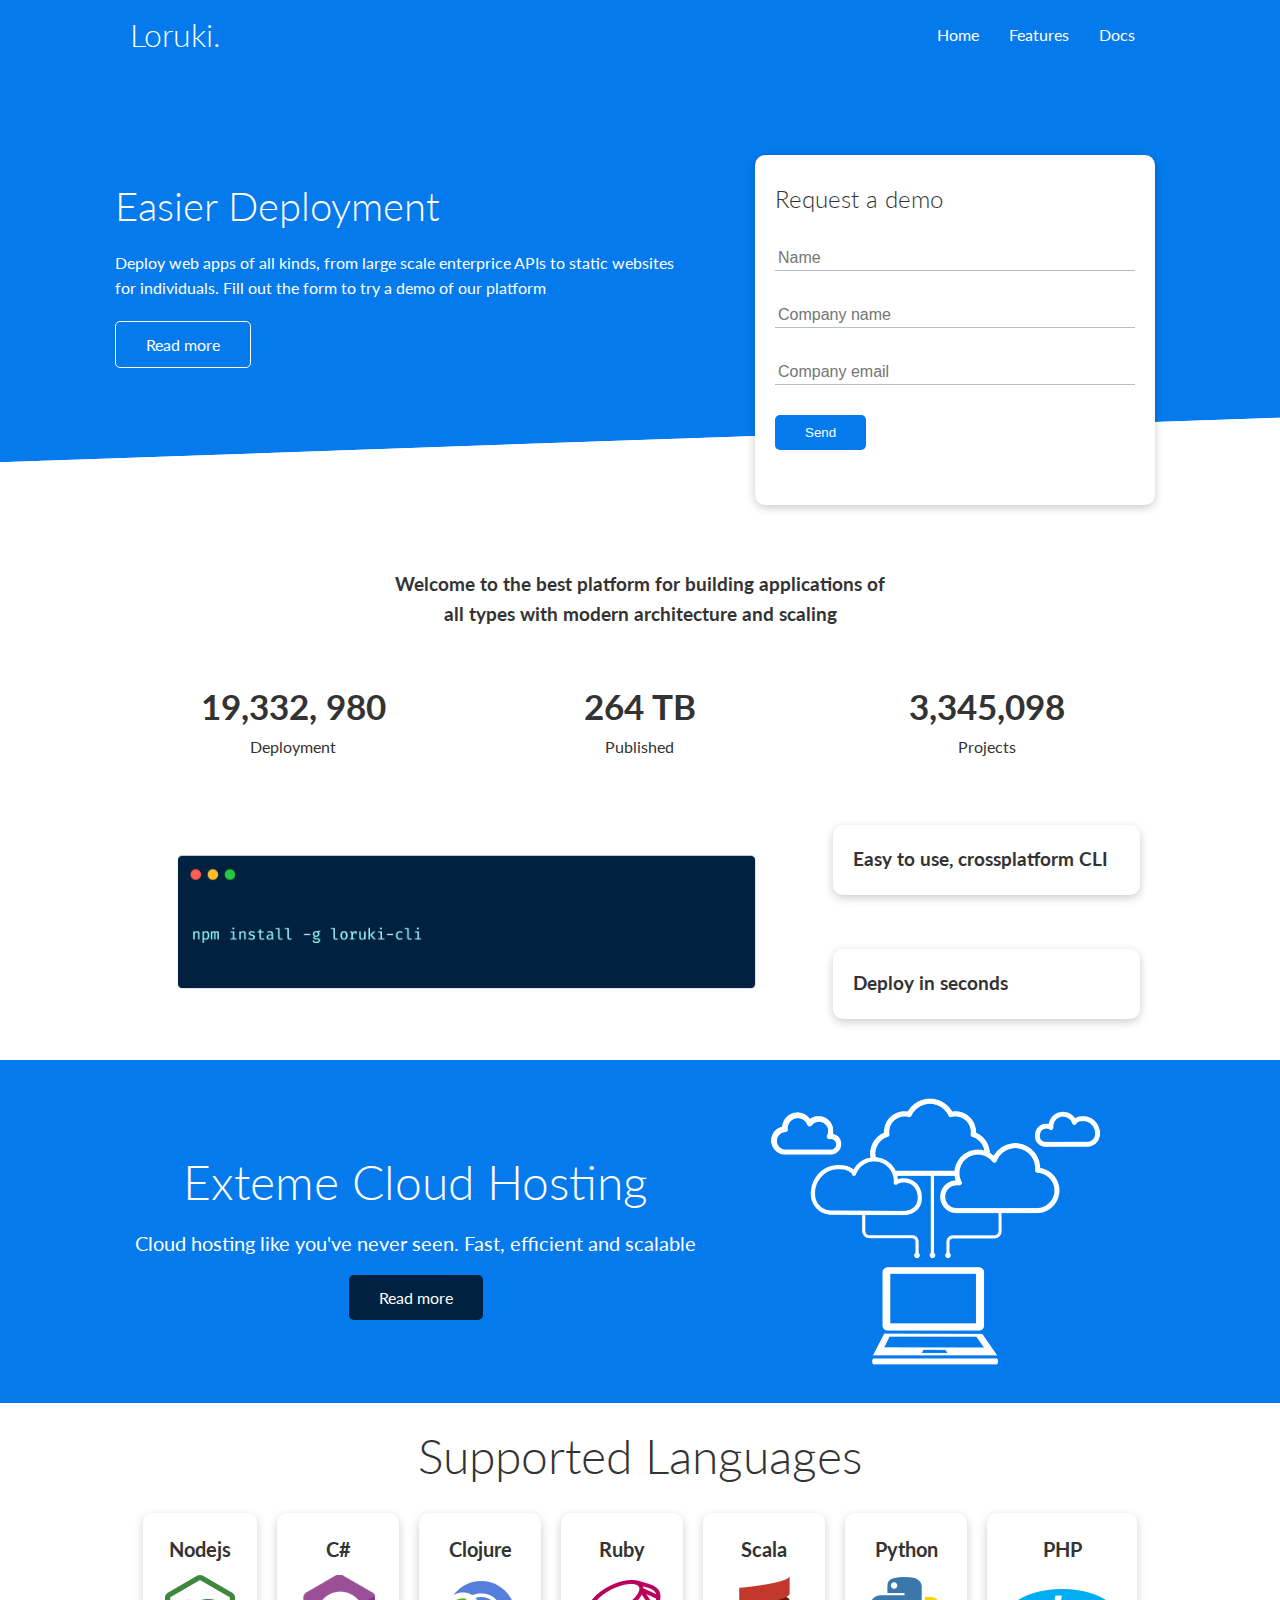
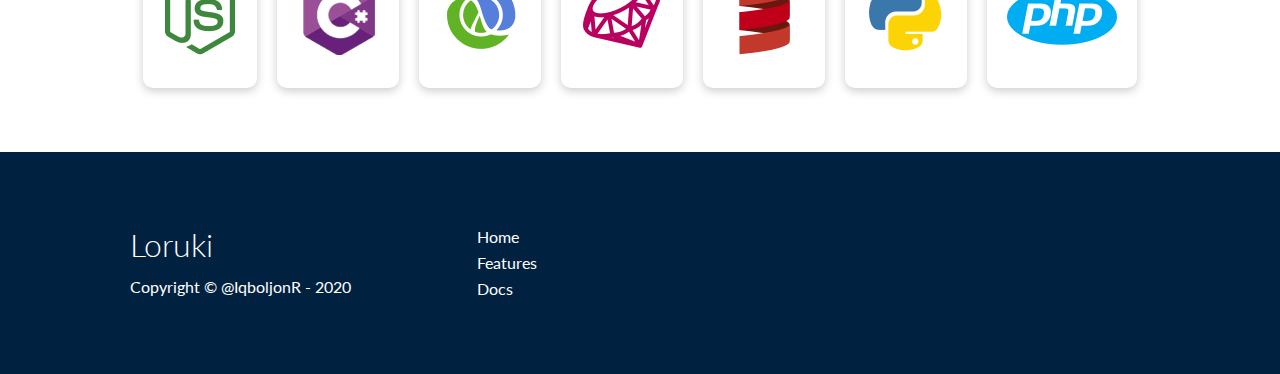
<file: index.html>
<!DOCTYPE html>
<html lang="en">
<head>
    <meta charset="UTF-8">
    <meta name="viewport" content="width=device-width, initial-scale=1.0">
    <meta name="description" content="Iqboljon portfolio">
    <meta name="keywords" content="Iqboljon, veb sayt, Xasanov, dastur, portfolio">

    <title>Loruki | Template for Framework docs ...by Iqboljon.uz</title>

    <link rel="stylesheet" href="https://cdnjs.cloudflare.com/ajax/libs/font-awesome/5.15.1/css/all.min.css" integrity="sha512-+4zCK9k+qNFUR5X+cKL9EIR+ZOhtIloNl9GIKS57V1MyNsYpYcUrUeQc9vNfzsWfV28IaLL3i96P9sdNyeRssA==" crossorigin="anonymous" />
    <link rel="stylesheet" href="css/utils.css">
    <link rel="stylesheet" href="css/style.css">
</head>
<body>
<!-- Navbar -->
    <div class="navbar">
        <div class="container flex">
            <h1 class="logo">Loruki.</h1>
            <nav>
                <ul>
                    <li><a href="./">Home</a></li>
                    <li><a href="./features.html">Features</a></li>
                    <li><a href="./docs.html">Docs</a></li>
                </ul>
            </nav>
        </div>
    </div>

<!-- Showcase -->
    <section class="showcase">
        <div class="container grid">
            <div class="showcase-text">
                <h1>Easier Deployment</h1>
                <p>Deploy web apps of all kinds, from large scale enterprice APIs to static websites for individuals. Fill out the form to try a demo of our platform</p>
                <a href="./features.html" class="btn btn-outline">Read more</a>
            </div>
            <div class="showcase-form card">
                <h2>Request a demo</h2>
                <form>
                    <div class="form-control">
                        <input type="text" name="name" id="" placeholder="Name" required>
                    </div>
                    <div class="form-control">
                        <input type="text" name="company" id="" placeholder="Company name" required>
                    </div>
                    <div class="form-control">
                        <input type="email" name="email" id="" placeholder="Company email" required>
                    </div>
                    <input type="submit" value="Send" class="btn btn-primary">
                </form>
            </div>
        </div>
    </section>

<!-- Stats -->
    <section class="stats">
        <div class="container">
            <h3 class="stats-heading text-center my-1">
                Welcome to the best platform for building applications of all types with modern architecture and scaling
            </h3>
            <div class="grid grid-3 text-center my-4">
                <div>
                    <i class="fas fa-server fa-3x"></i>
                    <h3>19,332, 980</h3>
                    <div class="text-secondary">Deployment</div>
                </div>
                <div>
                    <i class="fas fa-upload fa-3x"></i>
                    <h3>264 TB</h3>
                    <div class="text-secondary">Published</div>
                </div>
                <div>
                    <i class="fas fa-project-diagram fa-3x"></i>
                    <h3>3,345,098</h3>
                    <div class="text-secondary">Projects</div>
                </div>
            </div>
        </div>
    </section>

<!-- Cli -->
    <section class="cli">
        <div class="container grid">
            <img src="./images/cli.png" alt="cli">
            <div class="card">
                <h3>Easy to use, crossplatform CLI</h3>
            </div>
            <div class="card">
                <h3>Deploy in seconds</h3>
            </div>
        </div>
    </section>
<!-- Cloud -->
    <section class="cloud bg-primary my-2 py-2">
        <div class="container grid">
            <div class="text-center">
                <h2 class="lg">
                    Exteme Cloud Hosting
                </h2>
                <p class="lead my-1">
                    Cloud hosting like you've never seen. Fast, efficient and scalable
                </p>
                <a href="./features.html" class="btn btn-dark">Read more</a>
            </div>
            <img src="./images/cloud.png" alt="Cloud Hosting    ">
        </div>
    </section>

    <!-- Languages -->
    <section class="languages">
        <div class="md text-center my-2">
            <h2>Supported Languages</h2>
            <div class="container flex">
                <div class="card">
                    <h4>Nodejs</h4>
                    <img src="./images/logos/node.png" alt="Nodejs">
                </div>
                <div class="card">
                    <h4>C#</h4>
                    <img src="./images/logos/csharp.png" alt="Csharp">
                </div>
                <div class="card">
                    <h4>Clojure</h4>
                    <img src="./images/logos/clojure.png" alt="Nodejs">
                </div>
                <div class="card">
                    <h4>Ruby</h4>
                    <img src="./images/logos/ruby.png" alt="Nodejs">
                </div>
                <div class="card">
                    <h4>Scala</h4>
                    <img src="./images/logos/scala.png" alt="Nodejs">
                </div>
                <div class="card">
                    <h4>Python</h4>
                    <img src="./images/logos/python.png" alt="Nodejs">
                </div>
                <div class="card">
                    <h4>PHP</h4>
                    <img src="./images/logos/php.png" alt="Nodejs">
                </div>
            </div>
        </div>
    </section>

    <!-- Footer -->
    <footer class="footer bg-dark py-5">
        <div class="container grid grid-3">
            <div>
                <h1>Loruki</h1>
                <p>Copyright &copy; @IqboljonR - 2020</p>
            </div>
            <nav>
                <ul>
                    <li><a href="./">Home</a></li>
                    <li><a href="./features.html">Features</a></li>
                    <li><a href="./docs.html">Docs</a></li>
                </ul>
            </nav>
            <div class="social">
                <a href="https://github.com/iqboljonr"><i class="fab fa-github fa-2x"></i></a>
                <a href="https://fb.com/iqboljonr"><i class="fab fa-facebook fa-2x"></i></a>
                <a href="https://instagram.com/iqboljon_.uz"><i class="fab fa-instagram fa-2x"></i></a>
                <a href="https://telegram.me/Iqboljonr"><i class="fab fa-telegram fa-2x"></i></a>
            </div>
        </div>
    </footer>
</body>
</html>
</file>
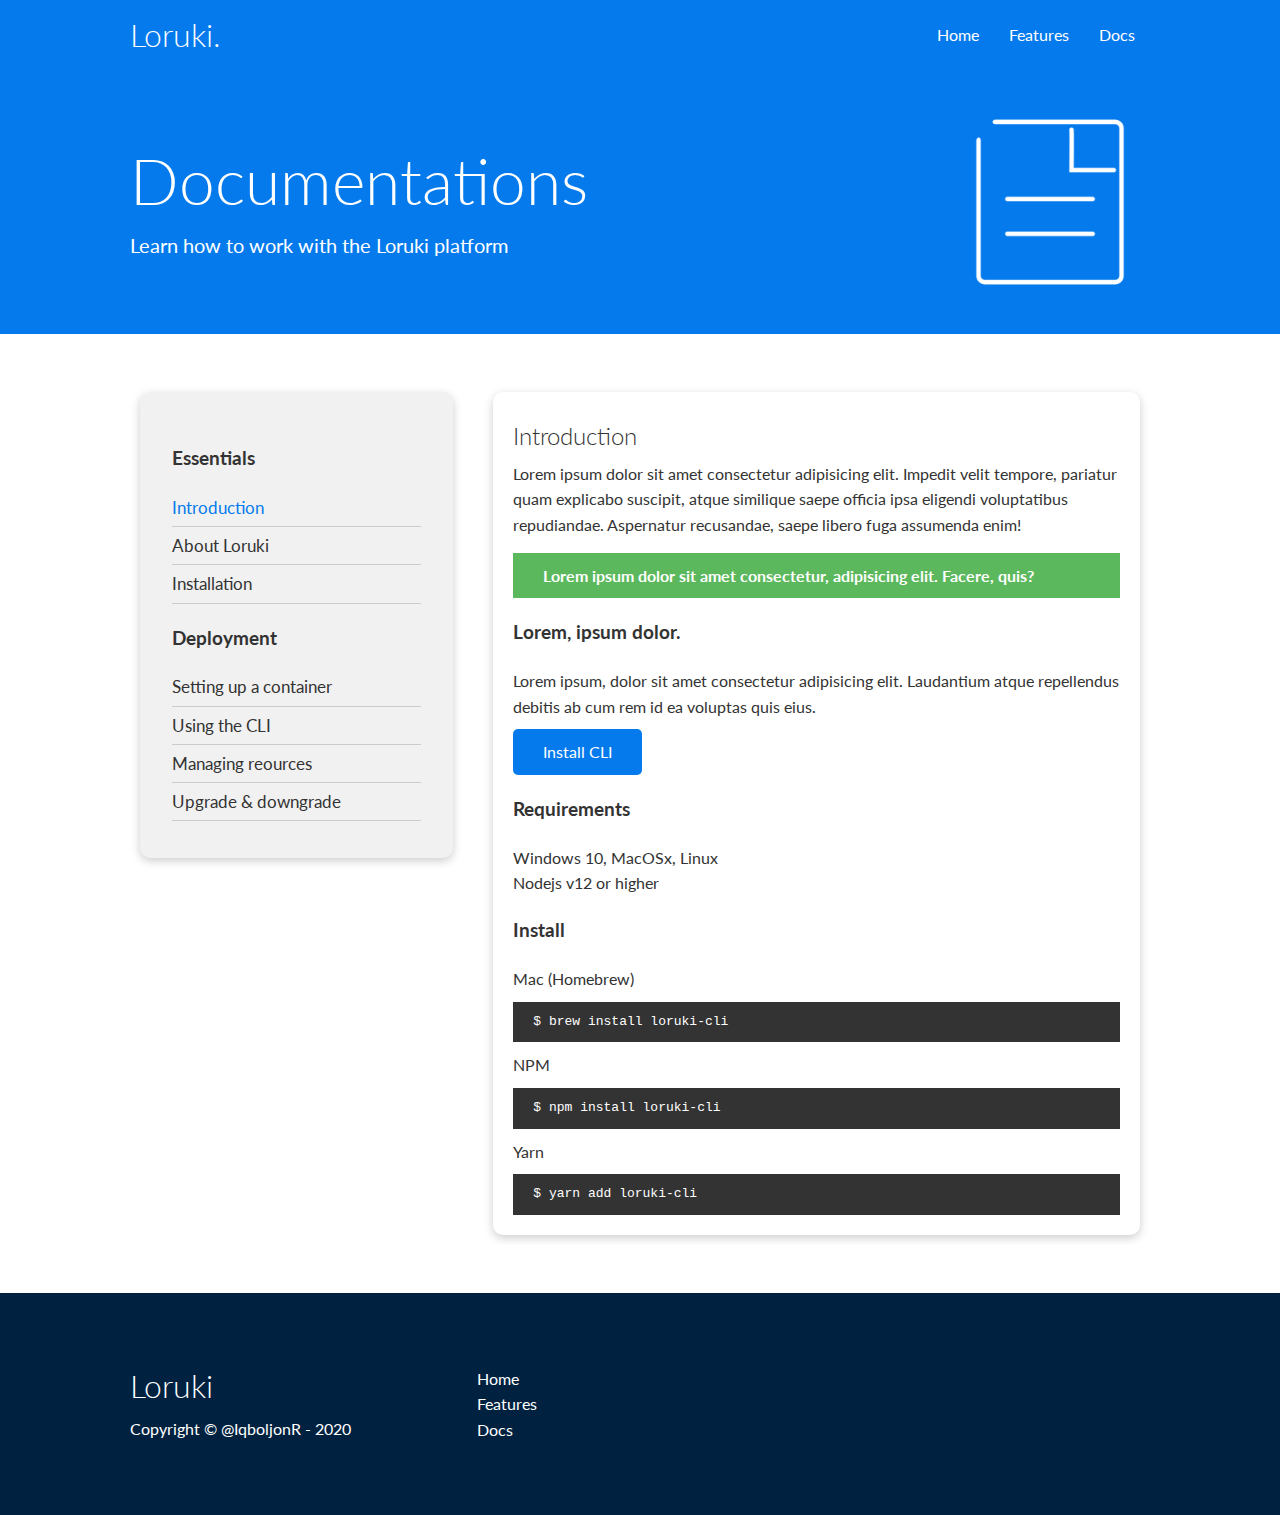
<file: docs.html>
<!DOCTYPE html>
<html lang="en">
<head>
    <meta charset="UTF-8">
    <meta name="viewport" content="width=device-width, initial-scale=1.0">
    <meta name="description" content="Iqboljon portfolio">
    <meta name="keywords" content="Iqboljon, veb sayt, Xasanov, dastur, portfolio">

    <title>Loruki | Template for Framework docs ...by Iqboljon.uz</title>

    <link rel="stylesheet" href="https://cdnjs.cloudflare.com/ajax/libs/font-awesome/5.15.1/css/all.min.css" integrity="sha512-+4zCK9k+qNFUR5X+cKL9EIR+ZOhtIloNl9GIKS57V1MyNsYpYcUrUeQc9vNfzsWfV28IaLL3i96P9sdNyeRssA==" crossorigin="anonymous" />
    <link rel="stylesheet" href="css/utils.css">
    <link rel="stylesheet" href="css/style.css">
</head>
<body>
<!-- Navbar -->
    <div class="navbar">
        <div class="container flex">
            <h1 class="logo">Loruki.</h1>
            <nav>
                <ul>
                    <li><a href="./">Home</a></li>
                    <li><a href="./features.html">Features</a></li>
                    <li><a href="./docs.html">Docs</a></li>
                </ul>
            </nav>
        </div>
    </div>

    <!-- Docs Head -->
    <section class="docs-head bg-primary py-3">
        <div class="container grid">
            <div class="">
                <h1 class="xl">Documentations</h1>
                <p class="lead">
                    Learn how to work with the Loruki platform
                </p>
            </div>
            <img src="./images/docs.png" alt="Server">
        </div>
    </section>

    <!-- Docs Main -->
    <section class="docs-main my-4">
        <div class="container grid">
            <div class="card bg-light p-3">
                <h3 class="my-2">Essentials</h3>
                <nav>
                    <ul>
                        <li><a class="active-link" href="#">Introduction</a></li>
                        <li><a href="#">About Loruki</a></li>
                        <li><a href="#">Installation</a></li>
                    </ul>
                </nav>
                <h3 class="my-2">Deployment</h3>
                <nav>
                    <ul>
                        <li><a href="#">Setting up a container</a></li>
                        <li><a href="#">Using the CLI</a></li>
                        <li><a href="#">Managing reources</a></li>
                        <li><a href="#">Upgrade & downgrade</a></li>
                    </ul>
                </nav>
            </div>

            <div class="card">
                <h2>Introduction</h2>
                <p>Lorem ipsum dolor sit amet consectetur adipisicing elit. Impedit velit tempore, pariatur quam explicabo suscipit, atque similique saepe officia ipsa eligendi voluptatibus repudiandae. Aspernatur recusandae, saepe libero fuga assumenda enim!</p>
                <div class="alert alert-success">
                    <i class="fas fa-info"></i>Lorem ipsum dolor sit amet consectetur, adipisicing elit. Facere, quis?
                </div>
                <h3>Lorem, ipsum dolor.</h3>
                <p>Lorem ipsum, dolor sit amet consectetur adipisicing elit. Laudantium atque repellendus debitis ab cum rem id ea voluptas quis eius.</p>
                <a href="#" class="btn btn-primary">Install CLI</a>

                <h3>Requirements</h3>
                <ul>
                    <li>Windows 10, MacOSx, Linux</li>
                    <li>Nodejs v12 or higher</li>
                </ul>

                <h3>Install</h3>
                <p>Mac (Homebrew)</p>
                <pre><code>$ brew install loruki-cli</code></pre>
                <p>NPM</p>
                <pre><code>$ npm install loruki-cli</code></pre>
                <p>Yarn</p>
                <pre><code>$ yarn add loruki-cli</code></pre>
            </div>
        </div>
    </section>

    <!-- Footer -->
    <footer class="footer bg-dark py-5">
        <div class="container grid grid-3">
            <div>
                <h1>Loruki</h1>
                <p>Copyright &copy; @IqboljonR - 2020</p>
            </div>
            <nav>
                <ul>
                    <li><a href="./">Home</a></li>
                    <li><a href="./features.html">Features</a></li>
                    <li><a href="./docs.html">Docs</a></li>
                </ul>
            </nav>
            <div class="social">
                <a href="https://github.com/iqboljonr"><i class="fab fa-github fa-2x"></i></a>
                <a href="https://fb.com/iqboljonr"><i class="fab fa-facebook fa-2x"></i></a>
                <a href="https://instagram.com/iqboljon_.uz"><i class="fab fa-instagram fa-2x"></i></a>
                <a href="https://telegram.me/Iqboljonr"><i class="fab fa-telegram fa-2x"></i></a>
            </div>
        </div>
    </footer>
</body>
</html>
</file>
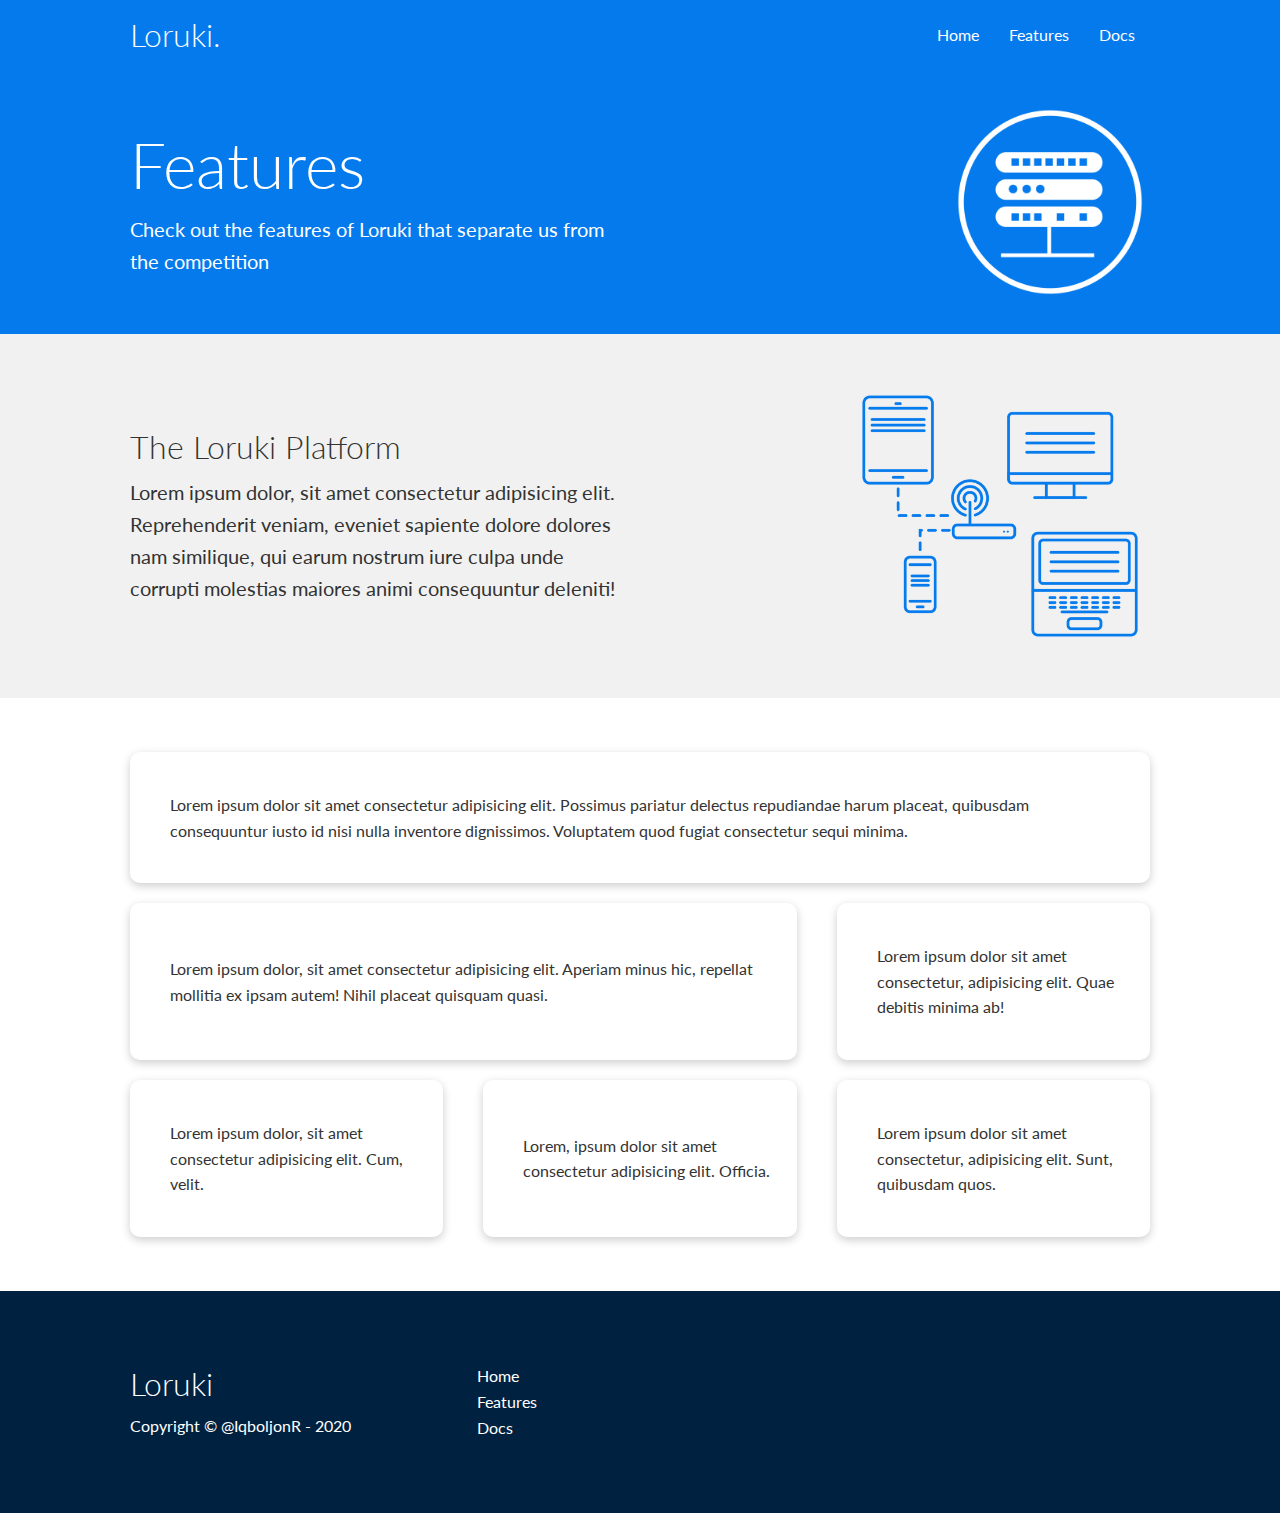
<file: features.html>
<!DOCTYPE html>
<html lang="en">
<head>
    <meta charset="UTF-8">
    <meta name="viewport" content="width=device-width, initial-scale=1.0">
    <meta name="description" content="Iqboljon portfolio">
    <meta name="keywords" content="Iqboljon, veb sayt, Xasanov, dastur, portfolio">

    <title>Loruki | Template for Framework docs ...by Iqboljon.uz</title>

    <link rel="stylesheet" href="https://cdnjs.cloudflare.com/ajax/libs/font-awesome/5.15.1/css/all.min.css" integrity="sha512-+4zCK9k+qNFUR5X+cKL9EIR+ZOhtIloNl9GIKS57V1MyNsYpYcUrUeQc9vNfzsWfV28IaLL3i96P9sdNyeRssA==" crossorigin="anonymous" />
    <link rel="stylesheet" href="css/utils.css">
    <link rel="stylesheet" href="css/style.css">
</head>
<body>
<!-- Navbar -->
    <div class="navbar">
        <div class="container flex">
            <h1 class="logo">Loruki.</h1>
            <nav>
                <ul>
                    <li><a href="./">Home</a></li>
                    <li><a href="./features.html">Features</a></li>
                    <li><a href="./docs.html">Docs</a></li>
                </ul>
            </nav>
        </div>
    </div>

    <!-- Head -->
    <section class="features-head bg-primary py-3">
        <div class="container grid">
            <div class="">
                <h1 class="xl">Features</h1>
                <p class="lead">
                    Check out the features of Loruki that separate us from the competition
                </p>
            </div>
            <img src="./images/server.png" alt="Server">
        </div>
    </section>

    <!-- Subhead -->

    <section class="features-sub-head bg-light py-3">
        <div class="container grid">
            <div class="">
                <h1 class="md">The Loruki Platform</h1>
                <p class="lead">
                    Lorem ipsum dolor, sit amet consectetur adipisicing elit. Reprehenderit veniam, eveniet sapiente dolore dolores nam similique, qui earum nostrum iure culpa unde corrupti molestias maiores animi consequuntur deleniti!
                </p>
            </div>
            <img src="./images/server2.png" alt="Server">
        </div>
    </section>

    <!-- Main -->
    <section class="features-main my-2">
        <div class="container grid grid-3">
            <div class="card flex">
                <i class="fas fa-server fa-3x"></i>
                <p>Lorem ipsum dolor sit amet consectetur adipisicing elit. Possimus pariatur delectus repudiandae harum placeat, quibusdam consequuntur iusto id nisi nulla inventore dignissimos. Voluptatem quod fugiat consectetur sequi minima.</p>
            </div>
            <div class="card flex">
                <i class="fas fa-database fa-3x"></i>
                <p>Lorem ipsum dolor, sit amet consectetur adipisicing elit. Aperiam minus hic, repellat mollitia ex ipsam autem! Nihil placeat quisquam quasi.</p>
            </div>
            <div class="card flex">
                <i class="fas fa-laptop fa-3x"></i>
                <p>Lorem ipsum dolor sit amet consectetur, adipisicing elit. Quae debitis minima ab!</p>
            </div>
            <div class="card flex">
                <i class="fas fa-server fa-3x"></i>
                <p>Lorem ipsum dolor, sit amet consectetur adipisicing elit. Cum, velit.</p>
            </div>
            <div class="card flex">
                <i class="fas fa-book fa-3x"></i>
                <p>Lorem, ipsum dolor sit amet consectetur adipisicing elit. Officia.</p>
            </div>
            <div class="card flex">
                <i class="fas fa-pen fa-3x"></i>
                <p>Lorem ipsum dolor sit amet consectetur, adipisicing elit. Sunt, quibusdam quos.</p>
            </div>
        </div>
    </section>



    <!-- Footer -->
    <footer class="footer bg-dark py-5">
        <div class="container grid grid-3">
            <div>
                <h1>Loruki</h1>
                <p>Copyright &copy; @IqboljonR - 2020</p>
            </div>
            <nav>
                <ul>
                    <li><a href="./">Home</a></li>
                    <li><a href="./features.html">Features</a></li>
                    <li><a href="./docs.html">Docs</a></li>
                </ul>
            </nav>
            <div class="social">
                <a href="https://github.com/iqbolxasan"><i class="fab fa-github fa-2x"></i></a>
                <a href="https://fb.com/iqbolxasan"><i class="fab fa-facebook fa-2x"></i></a>
                <a href="https://instagram.com/iqbolxasan"><i class="fab fa-instagram fa-2x"></i></a>
                <a href="https://telegram.me/iqbolxasan"><i class="fab fa-telegram fa-2x"></i></a>
            </div>
        </div>
    </footer>
</body>
</html>
</file>
<file: css/utils.css>
/* Utilities */
.container {
    max-width: 1100px;
    margin: 0 auto;
    overflow: auto;
    padding: 0 40px;
    min-width: 320px;
}

.flex {
    display: flex;
    justify-content: center;
    align-items: center;
    height: 100%;
}

.grid {
    display: grid;
    grid-template-columns: repeat(2, 1fr);
    gap: 20px;
    justify-content: center;
    align-items: center;
    height: 100%;
}

.grid-3 {

    grid-template-columns: repeat(3, 1fr);
}

.card {
    background-color: #fff;
    color: #333333;
    border-radius: 10px;
    box-shadow: 0 3px 10px rgba(0, 0, 0, 0.2);
    padding: 20px;
    margin: 10px;
}

.btn {
    display: inline-block;
    padding: 10px 30px;
    cursor: pointer;
    background-color: var(--primary-color);
    color: #fff;
    border: none;
    border-radius: 5px;
}

.btn-outline {
    background-color: transparent;
    border: 1px solid #fff;
}

.bg-primary,
.btn-primary {
    background-color: var(--primary-color);
    color: #fff;
}

.bg-secondary,
.btn-secondary {
    background-color: var(--secondary-color);
    color: #fff;
}

.bg-dark,
.btn-dark {
    background-color: var(--dark-color);
    color: #fff;
}

.bg-light,
.btn-light {
    background-color: var(--light-color);
    color: #333;
}
.bg-primary a,
.btn-primary a,
.bg-secondary a,
.btn-secondary a,
.bg-dark a,
.btn-dark  a{
    color: #fff;
}

.btn:hover {
    transform: scale(0.98);
}


.alert {
    padding: 10px 20px;
    font-weight: bold;
    margin: 15px 0;
    background-color: var(--light-color);
}
.alert i {
    margin-right: 10px;
}

.alert-success {
    background-color: var(--success-color);
    color: #fff;
}
.alert-error {
    background-color: var(--error-color);
    color: #fff;
}

.active-link {
    color: var(--primary-color);
}

/* Text sizes */
.lead {
    font-size: 20px;
}
.sm {
    font-size: 1rem;
}
.md {
    font-size: 2rem;
}
.lg {
    font-size: 3rem;
}
.xl {
    font-size: 4rem;
}
.text-center {
    text-align: center;
}

.my-1 {
    margin: 1rem 0;
}

.my-2 {
    margin: 1.5rem 0;
}

.my-3 {
    margin: 2rem 0;
}

.my-4 {
    margin: 3rem 0;
}

.my-5 {
    margin: 4rem 0;
}

.m-1 {
    margin: 1rem;
}

.m-2 {
    margin: 1.5rem;
}

.m-3 {
    margin: 2rem;
}

.m-4 {
    margin: 3rem;
}

.m-5 {
    margin: 4rem;
}

.py-1 {
    padding: 1rem 0;
}

.py-2 {
    padding: 1.5rem 0;
}

.py-3 {
    padding: 2rem 0;
}

.py-4 {
    padding: 3rem 0;
}

.py-5 {
    padding: 4rem 0;
}

.p-1 {
    padding: 1rem;
}

.p-2 {
    padding: 1.5rem;
}

.p-3 {
    padding: 2rem;
}

.p-4 {
    padding: 3rem;
}

.p-5 {
    padding: 4rem;
}

@media (max-width: 500px) {
}
@media (max-width: 768px) {
    .container {
        padding: 0px 15px;
    }
    .card {
        padding: 15px;
        margin: 0;
    }
    
    .btn {
        padding: 10px 15px;
    }
    
}
</file>
<file: css/style.css>
@import url('https://fonts.googleapis.com/css2?family=Lato:wght@300&display=swap');

:root {
    --primary-color: #047aed;
    --secondary-color: #1c3fa8;
    --dark-color: #002240;
    --light-color: #f1f1f1;
    --success-color: #5cb85c;
    --error-color: #d9534f;
}

* {
    -webkit-box-sizing: border-box;
            box-sizing: border-box;
    padding: 0;
    margin: 0;
}

body {
    font-family: 'Lato', sans-serif;
    color: #333;
    line-height: 1.6;
}

ul {
    list-style-type: none;
}

a {
    text-decoration: none;
    color: #333;
}

h1,
h2 {
    font-weight: 300;
    line-height: 1.2;
    margin: 10px 0px;
}

p {
    margin: 10px 0px;
}

img {
    width: 100%;
}

/* Navbar */

.navbar {
    background-color: var(--primary-color);
    color: #ffffff;
    height: 70px;
}

.navbar .flex {
    -webkit-box-pack: justify;
        -ms-flex-pack: justify;
            justify-content: space-between;
}

.navbar ul {
    display: -webkit-box;
    display: -ms-flexbox;
    display: flex;
}

.navbar a {
    color: #ffffff;
    padding: 10px;
    margin: 0 5px;
}

.navbar a:hover {
    border-bottom: 2px solid #fff;
}

/* Showcase */
.showcase {
    height: 400px;
    background-color: var(--primary-color);
    color: #ffffff;
    position: relative;
}

.showcase h1 {
    font-size: 40px;
}

.showcase p {
    margin: 20px 0;
    gap: 30px;
}

.showcase .grid {
    -ms-grid-columns: 55% 30px 45%;
    grid-template-columns: 55% 45%;
    gap: 30px;
    overflow: visible;
}
.showcase-text {
    -webkit-animation: slideInFromLeft 1s;
            animation: slideInFromLeft 1s;
}
.showcase-form {
    position: relative;
    top: 60px;
    height: 350px;
    width: 400px;
    z-index: 100;
    justify-self: flex-end;
    -webkit-animation: slideInFromRight 1s;
            animation: slideInFromRight 1s;
}

.showcase-form .form-control {
    margin: 30px 0;
}

.showcase-form input[type='text'],
.showcase-form input[type='email'] {
    border: 0;
    border-bottom: 1px solid #b4becb;
    width: 100%;
    padding: 3px;
    font-size: 16px;
}

.showcase-form input:focus {
    outline: none;
}

.showcase::before,
.showcase::after {
    content: '';
    position: absolute;
    height: 100px;
    bottom: -70px;
    right: 0;
    left: 0;
    background-color: #fff;
    transform: skewY(-2deg);
    -webkit-transform: skewY(-2deg);
    -ms-transform: skewY(-2deg);
    -moz-transform: skewY(-2deg);
}

/* Stats */
.stats {
    padding-top: 100px;
    -webkit-animation: slideInFromBottom 1s;
            animation: slideInFromBottom 1s;
}

.stats-heading {
    max-width: 500px;
    margin: auto;
}

.stats .grid h3 {
    font-size: 35px;
}

.stats .grid p {
    font-size: 20px;
    font-weight: bold;
}


/* CLI */

.cli .grid {
    -ms-grid-columns: (1fr)[3];
    grid-template-columns: repeat(3, 1fr);
    -ms-grid-rows: (1fr)[2];
    grid-template-rows: repeat(2, 1fr);
}

.cli .grid > *:nth-child(1) {
    -ms-grid-row: 1;
    -ms-grid-column: 1;
}

.cli .grid > *:nth-child(2) {
    -ms-grid-row: 1;
    -ms-grid-column: 2;
}

.cli .grid > *:nth-child(3) {
    -ms-grid-row: 1;
    -ms-grid-column: 3;
}

.cli .grid > *:nth-child(4) {
    -ms-grid-row: 2;
    -ms-grid-column: 1;
}

.cli .grid > *:nth-child(5) {
    -ms-grid-row: 2;
    -ms-grid-column: 2;
}

.cli .grid > *:nth-child(6) {
    -ms-grid-row: 2;
    -ms-grid-column: 3;
}

.cli .grid>*:first-child {
    -ms-grid-column: 1;
    -ms-grid-column-span: 2;
    grid-column: 1 / span 2;
    -ms-grid-row: 1;
    -ms-grid-row-span: 2;
    grid-row: 1 / span 2;
}

.cloud .grid {
    -ms-grid-columns: 4fr 3fr;
    grid-template-columns: 4fr 3fr;
}



.languages .flex {
    -ms-flex-wrap: wrap;
        flex-wrap: wrap;
}

.languages .card {
    text-align: center;
    margin: 18px 10px 40px;
    -webkit-transition: -webkit-transform 0.4s;
    transition: -webkit-transform 0.4s;
    -o-transition: transform 0.4s;
    transition: transform 0.4s;
    transition: transform 0.4s, -webkit-transform 0.4s;
}

.languages .card h4 {
    font-size: 20px;
    margin-bottom: 10px;
}

.languages .card:hover {
    -webkit-transform: translateY(-10px);
        -ms-transform: translateY(-10px);
            transform: translateY(-10px);
}


/* Features */
.features-head img,
.docs-head img {
    width: 200px;
    justify-self: flex-end;
}

.features-sub-head img {
    justify-self: flex-end;
    width: 300px;
}

.features-main .card>i {
    margin-right: 20px;
}

.features-main .grid {
    padding: 30px;
}

.features-main .grid>*:first-child {
    -ms-grid-column: 1;
    -ms-grid-column-span: 3;
    grid-column: 1 / span 3;
}

.features-main .grid>*:nth-child(2) {
    -ms-grid-column: 1;
    -ms-grid-column-span: 2;
    grid-column: 1 / span 2;
}



.docs-main h3 {
    margin: 20px 0;
}

.docs-main .grid {
    -ms-grid-columns: 1fr 2fr;
    grid-template-columns: 1fr 2fr;
    -webkit-box-align: start;
        -ms-flex-align: start;
            align-items: flex-start;
}

.docs-main nav li {
    font-size: 17px;
    padding-bottom: 5px;
    margin-bottom: 5px;
    border-bottom: 1px solid #ccc;
}

.docs-main a:hover {
    font-weight: bold;
}

code,
pre {
    background-color: #333;
    padding: 10px;
    color: #fff;
}

.footer .social a {
    margin: 0px 10px;
}


/* Animations */
@-webkit-keyframes slideInFromLeft {
    0% {
        -webkit-transform: translateX(-100%);
                transform: translateX(-100%);
    }
    100% {
        -webkit-transform: translateX(0);
                transform: translateX(0);
    }
}
@keyframes slideInFromLeft {
    0% {
        -webkit-transform: translateX(-100%);
                transform: translateX(-100%);
    }
    100% {
        -webkit-transform: translateX(0);
                transform: translateX(0);
    }
}
@-webkit-keyframes slideInFromRight {
    0% {
        -webkit-transform: translateX(100%);
                transform: translateX(100%);
    }
    100% {
        -webkit-transform: translateX(0);
                transform: translateX(0);
    }
}
@keyframes slideInFromRight {
    0% {
        -webkit-transform: translateX(100%);
                transform: translateX(100%);
    }
    100% {
        -webkit-transform: translateX(0);
                transform: translateX(0);
    }
}
@-webkit-keyframes slideInFromTop {
    0% {
        -webkit-transform: translateY(-100%);
                transform: translateY(-100%);
    }
    100% {
        -webkit-transform: translateY(0);
                transform: translateY(0);
    }
}
@keyframes slideInFromTop {
    0% {
        -webkit-transform: translateY(-100%);
                transform: translateY(-100%);
    }
    100% {
        -webkit-transform: translateY(0);
                transform: translateY(0);
    }
}
@-webkit-keyframes slideInFromBottom {
    0% {
        -webkit-transform: translateY(100%);
                transform: translateY(100%);
    }
    100% {
        -webkit-transform: translateY(0);
                transform: translateY(0);
    }
}
@keyframes slideInFromBottom {
    0% {
        -webkit-transform: translateY(100%);
                transform: translateY(100%);
    }
    100% {
        -webkit-transform: translateY(0);
                transform: translateY(0);
    }
}

@media(max-width: 768px) {

    .grid,
    .showcase .grid,
    .stats,
    .grid,
    .cli .grid,
    .cloud .grid,
    .features-main .grid,
    .docs-main .grid {
        -ms-grid-columns: 1fr;
        grid-template-columns: 1fr;
        -ms-grid-rows: 1fr;
        grid-template-rows: 1fr;
    }

    .grid > *:nth-child(1), .showcase .grid > *:nth-child(1), .stats > *:nth-child(1), .grid > *:nth-child(1), .cli .grid > *:nth-child(1), .cloud .grid > *:nth-child(1), .features-main .grid > *:nth-child(1), .docs-main .grid > *:nth-child(1) {
        -ms-grid-row: 1;
        -ms-grid-column: 1;
    }

    .showcase {
        height: auto;
    }

    .showcase-text {
        text-align: center;
        margin-top: 40px;
    }

    .showcase-form {
        -ms-grid-column-align: center;
            justify-self: center;
        margin: auto;
    }

    .cli .grid>*:first-child {
        -ms-grid-column: 1;
        grid-column: 1;
        -ms-grid-row: 1;
        grid-row: 1;
    }

    .features-head,
    .features-sub-head,
    .docs-head {
        text-align: center;
    }

    .features-head img,
    .features-sub-head img,
    .docs-head img {
        -ms-grid-column-align: center;
            justify-self: center;
    }


    .features-main .grid>*:first-child,
    .features-main .grid>*:nth-child(2) {
        -ms-grid-column: 1;
        grid-column: 1;
    }
}



@media(max-width: 500px) {
    .navbar {
        height: 110px;
    }

    .navbar .flex {
        -webkit-box-orient: vertical;
        -webkit-box-direction: normal;
            -ms-flex-direction: column;
                flex-direction: column;
    }

    .navbar ul {
        padding: 10px;
        background-color: rgba(0, 0, 0, 0.1);
    }
    .showcase-form {
        width: 80%;
        min-width: 280px;
    }
    .showcase h1, .cloud h2, .languages h2,
    .features-head h1,
    .docs-head h1 {
        font-size: 2rem;
    }

    .features-main .flex {
        flex-direction: column;
    }
}
</file>
